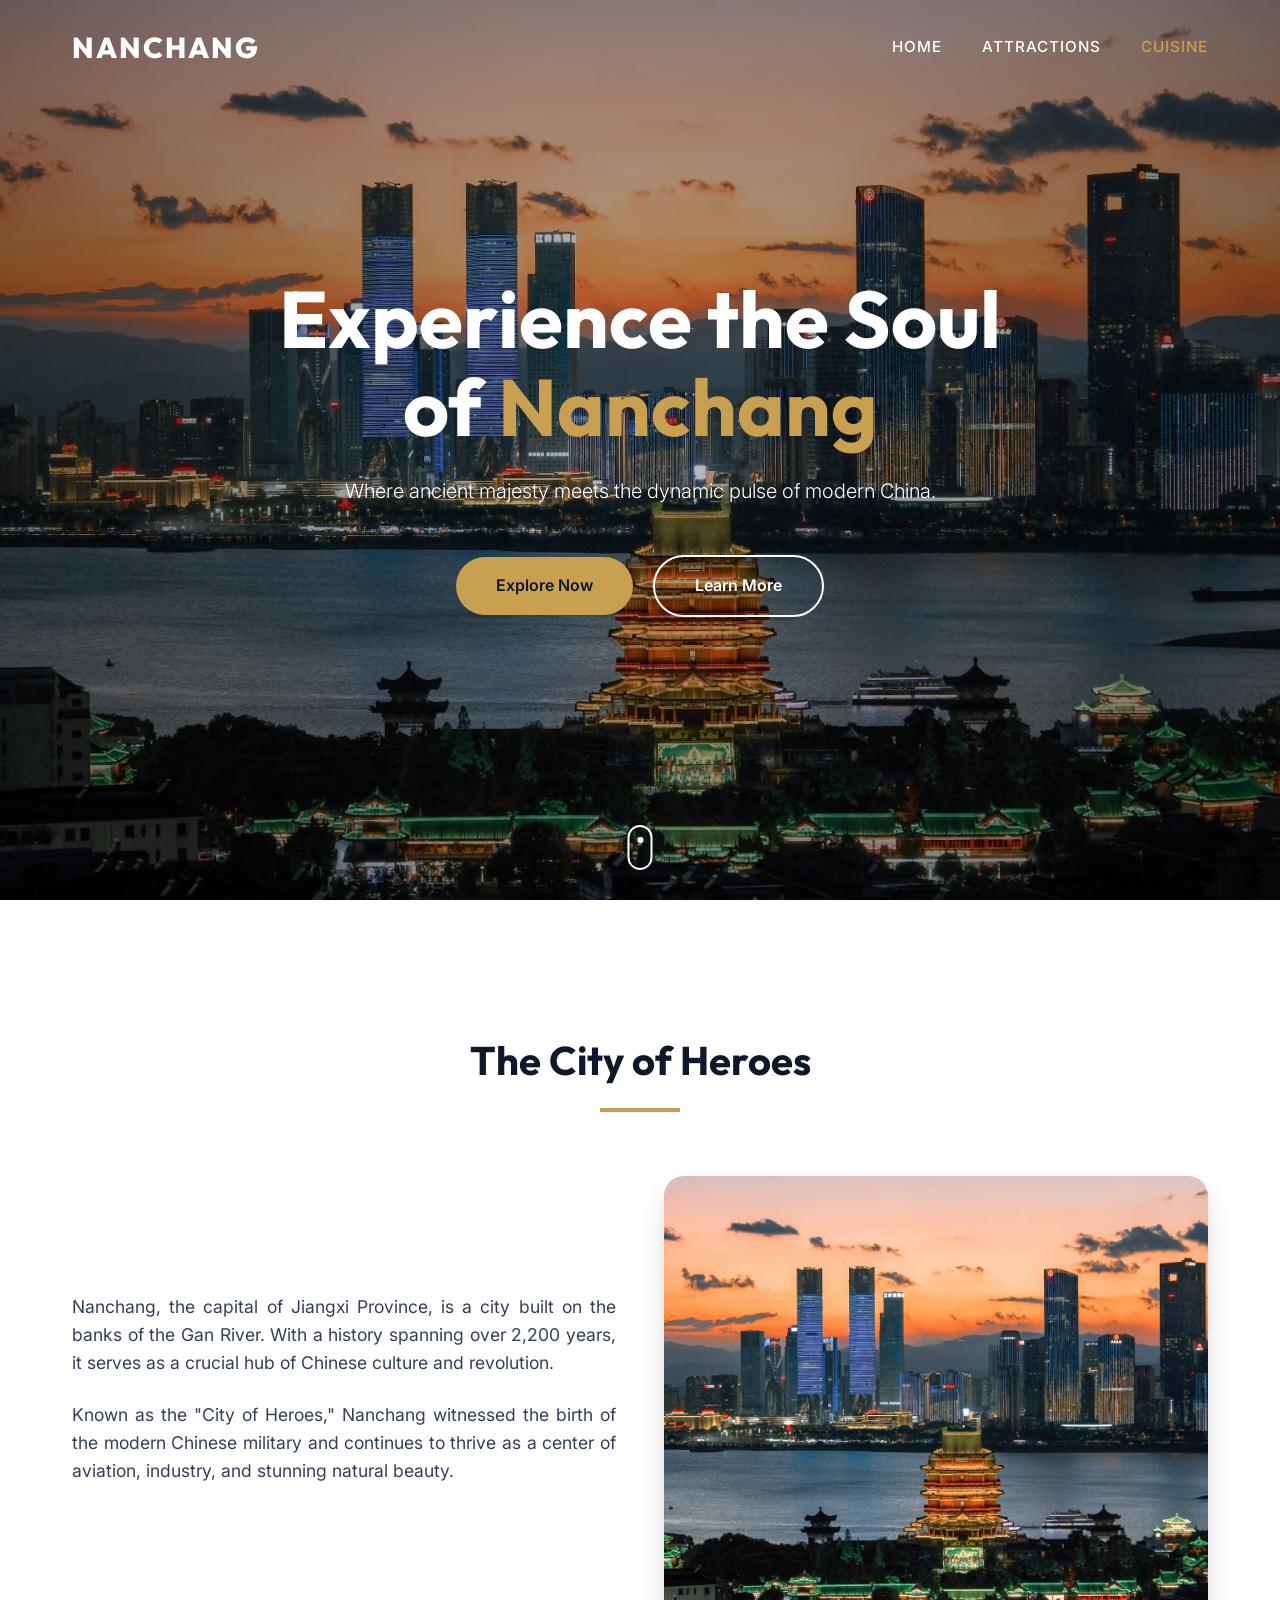
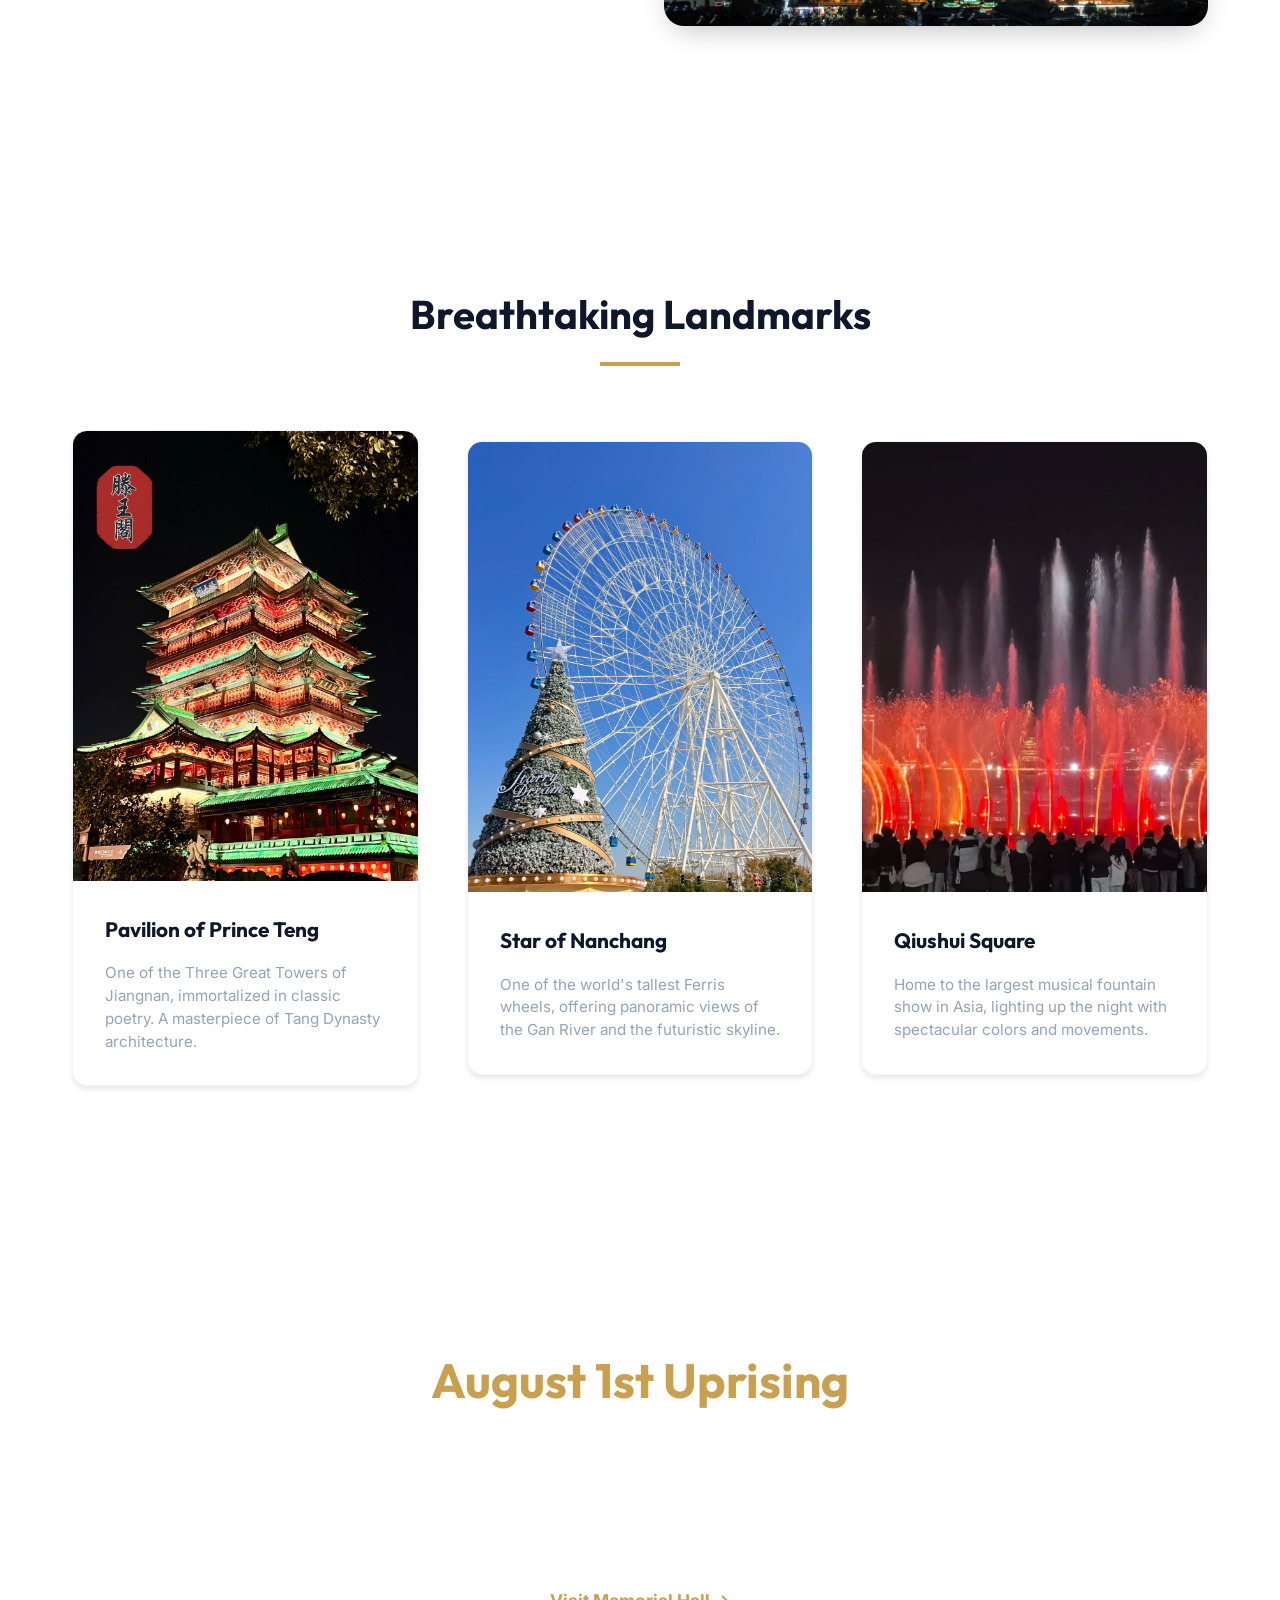
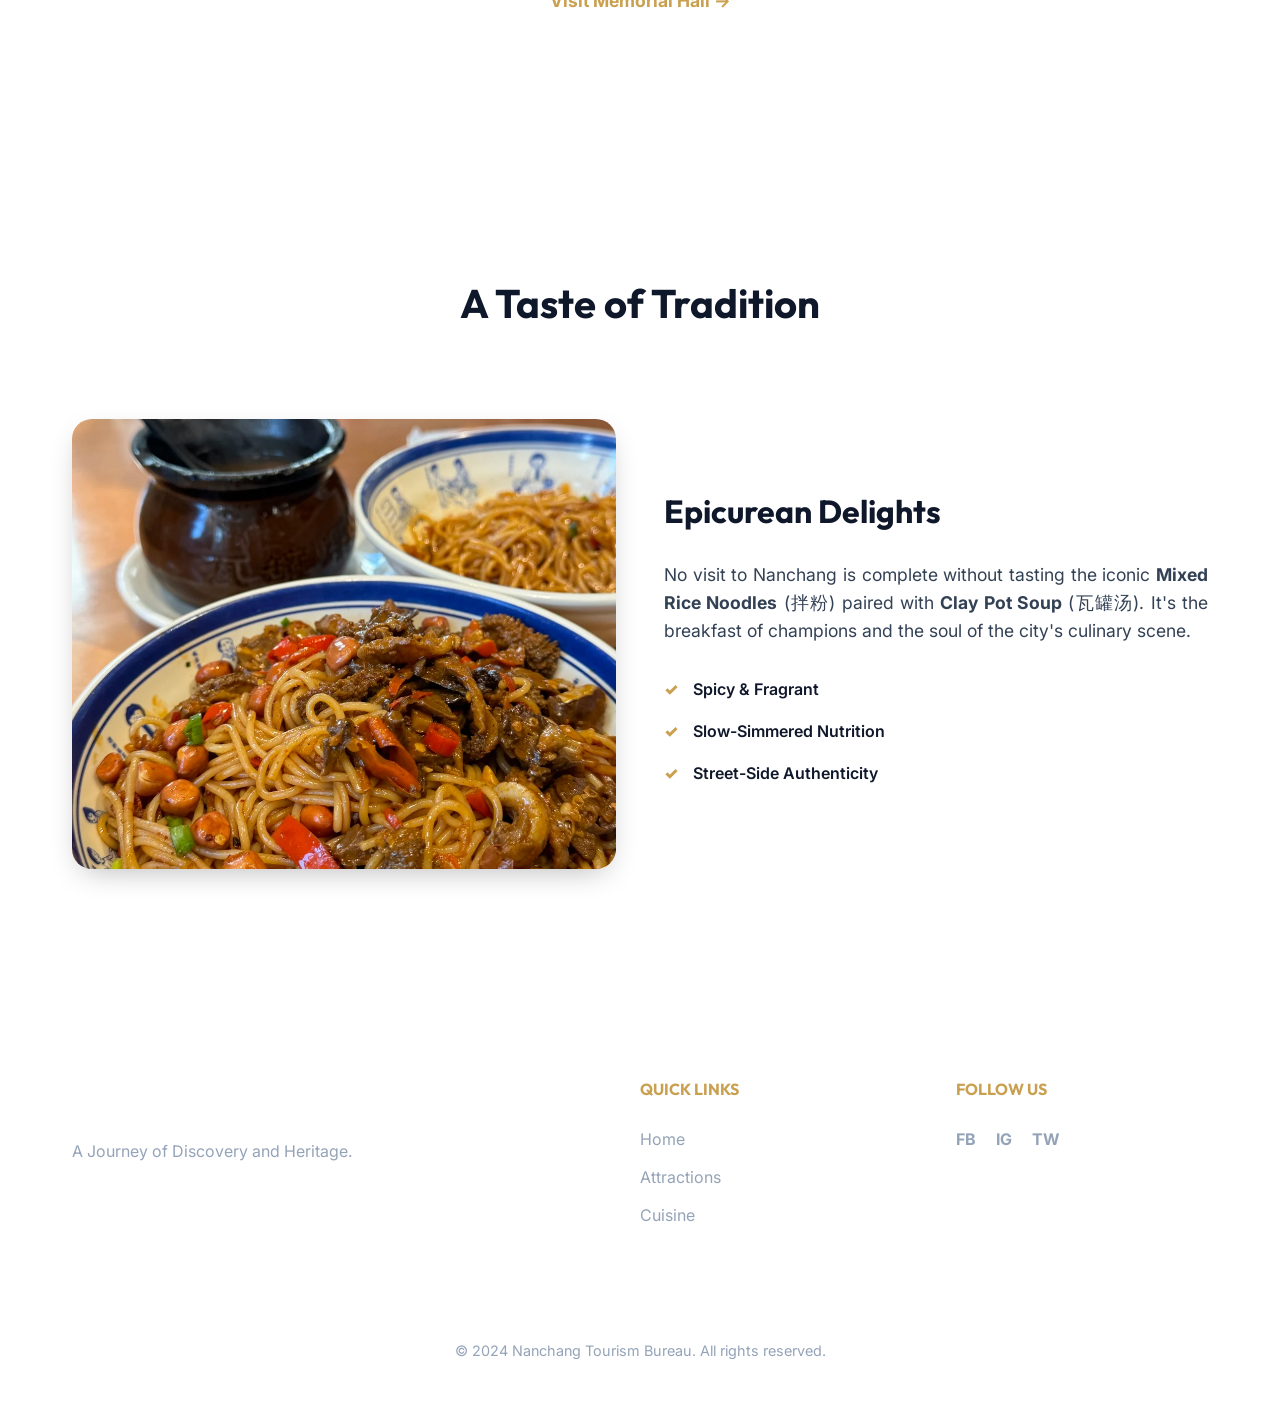
<file: index.html>
<!DOCTYPE html>
<html lang="en">

<head>
    <meta charset="UTF-8">
    <meta name="viewport" content="width=device-width, initial-scale=1.0">
    <title>Nanchang | The City of Heroes</title>
    <meta name="description"
        content="Discover Nanchang, the historic capital of Jiangxi. Explore the Pavilion of Prince Teng, vibrant street food, and revolutionary history.">
    <link rel="stylesheet" href="style.css">
    <link rel="preconnect" href="https://fonts.googleapis.com">
    <link rel="preconnect" href="https://fonts.gstatic.com" crossorigin>
    <link
        href="https://fonts.googleapis.com/css2?family=Inter:wght@300;400;600;800&family=Outfit:wght@400;700&display=swap"
        rel="stylesheet">
</head>

<body>
    <!-- Navigation -->
    <nav id="navbar">
        <div class="nav-container">
            <div class="logo">NANCHANG</div>
            <ul class="nav-links">
                <li><a href="index.html">Home</a></li>
                <li><a href="attractions.html">Attractions</a></li>
                <li><a href="cuisine.html" class="active">Cuisine</a></li>
            </ul>
        </div>
    </nav>

    <!-- Hero Section -->
    <header id="hero" class="section">
        <div class="hero-overlay"></div>
        <div class="hero-content">
            <h1 class="reveal">Experience the Soul of <span class="highlight">Nanchang</span></h1>
            <p class="reveal">Where ancient majesty meets the dynamic pulse of modern China.</p>
            <div class="hero-btns reveal">
                <a href="#landmarks" class="btn primary">Explore Now</a>
                <a href="#about" class="btn secondary">Learn More</a>
            </div>
        </div>
        <div class="scroll-indicator">
            <div class="mouse"></div>
        </div>
    </header>

    <!-- About Section -->
    <section id="about" class="section">
        <div class="container">
            <div class="section-header">
                <h2 class="reveal">The City of Heroes</h2>
                <div class="underline reveal"></div>
            </div>
            <div class="grid column-2">
                <div class="content reveal">
                    <p>Nanchang, the capital of Jiangxi Province, is a city built on the banks of the Gan River. With a
                        history spanning over 2,200 years, it serves as a crucial hub of Chinese culture and revolution.
                    </p>
                    <p>Known as the "City of Heroes," Nanchang witnessed the birth of the modern Chinese military and
                        continues to thrive as a center of aviation, industry, and stunning natural beauty.</p>
                </div>
                <div class="image-wrapper reveal">
                    <img src="./images/1.jpg" alt="Aerial view of Nanchang"
                        onerror="this.src='https://images.unsplash.com/photo-1549488344-1f9b0728c68c?auto=format&fit=crop&q=80&w=1000'">
                </div>
            </div>
        </div>
    </section>

    <!-- Landmarks Section -->
    <section id="landmarks" class="section bg-light">
        <div class="container">
            <div class="section-header">
                <h2 class="reveal">Breathtaking Landmarks</h2>
                <div class="underline reveal"></div>
            </div>
            <div class="grid column-3">
                <div class="card reveal">
                    <div class="card-img">
                        <img src="./images/2.jpg" alt="Tengwang Pavilion">
                    </div>
                    <div class="card-body">
                        <h3>Pavilion of Prince Teng</h3>
                        <p>One of the Three Great Towers of Jiangnan, immortalized in classic poetry. A masterpiece of
                            Tang Dynasty architecture.</p>
                    </div>
                </div>
                <div class="card reveal">
                    <div class="card-img">
                        <img src="./images/3.jpg" alt="Star of Nanchang">
                    </div>
                    <div class="card-body">
                        <h3>Star of Nanchang</h3>
                        <p>One of the world's tallest Ferris wheels, offering panoramic views of the Gan River and the
                            futuristic skyline.</p>
                    </div>
                </div>
                <div class="card reveal">
                    <div class="card-img">
                        <img src="./images/4.jpg" alt="Qiushui Square">
                    </div>
                    <div class="card-body">
                        <h3>Qiushui Square</h3>
                        <p>Home to the largest musical fountain show in Asia, lighting up the night with spectacular
                            colors and movements.</p>
                    </div>
                </div>
            </div>
        </div>
    </section>

    <!-- History Section -->
    <section id="history" class="section bg-dark">
        <div class="container">
            <div class="history-flex">
                <div class="history-content reveal">
                    <h2>August 1st Uprising</h2>
                    <p>In 1927, the sound of the first gunshot of the Nanchang Uprising echoed across the city, marking
                        the founding of the People's Liberation Army. This historic event forever earned Nanchang the
                        title of "City of Heroes."</p>
                    <a href="#" class="text-link">Visit Memorial Hall &rarr;</a>
                </div>
            </div>
        </div>
    </section>

    <!-- Cuisine Section -->
    <section id="cuisine" class="section">
        <div class="container">
            <div class="section-header">
                <h2 class="reveal">A Taste of Tradition</h2>
                <div class="underline reveal"></div>
            </div>
            <div class="grid column-2 reverse">
                <div class="image-wrapper reveal">
                    <img src="./images/5.jpg" alt="Nanchang Mixed Noodles"
                        onerror="this.src='https://images.unsplash.com/photo-1552611052-33e04de081de?auto=format&fit=crop&q=80&w=800'">
                </div>
                <div class="content reveal">
                    <h3>Epicurean Delights</h3>
                    <p>No visit to Nanchang is complete without tasting the iconic <strong>Mixed Rice Noodles</strong>
                        (拌粉) paired with <strong>Clay Pot Soup</strong> (瓦罐汤). It's the breakfast of champions and the
                        soul of the city's culinary scene.</p>
                    <ul class="features">
                        <li>Spicy & Fragrant</li>
                        <li>Slow-Simmered Nutrition</li>
                        <li>Street-Side Authenticity</li>
                    </ul>
                </div>
            </div>
        </div>
    </section>

    <!-- Footer -->
    <footer class="bg-dark">
        <div class="container">
            <div class="footer-grid">
                <div class="footer-info">
                    <h3>NANCHANG</h3>
                    <p>A Journey of Discovery and Heritage.</p>
                </div>
                <div class="footer-links">
                    <h4>Quick Links</h4>
                    <ul>
                        <li><a href="#hero">Home</a></li>
                        <li><a href="attractions.html">Attractions</a></li>
                        <li><a href="cuisine.html">Cuisine</a></li>
                    </ul>
                </div>
                <div class="footer-social">
                    <h4>Follow Us</h4>
                    <div class="social-icons">
                        <!-- Icons placeholder -->
                        <span>FB</span> <span>IG</span> <span>TW</span>
                    </div>
                </div>
            </div>
            <div class="footer-bottom">
                <p>&copy; 2024 Nanchang Tourism Bureau. All rights reserved.</p>
            </div>
        </div>
    </footer>

    <script src="script.js"></script>
</body>

</html>
</file>
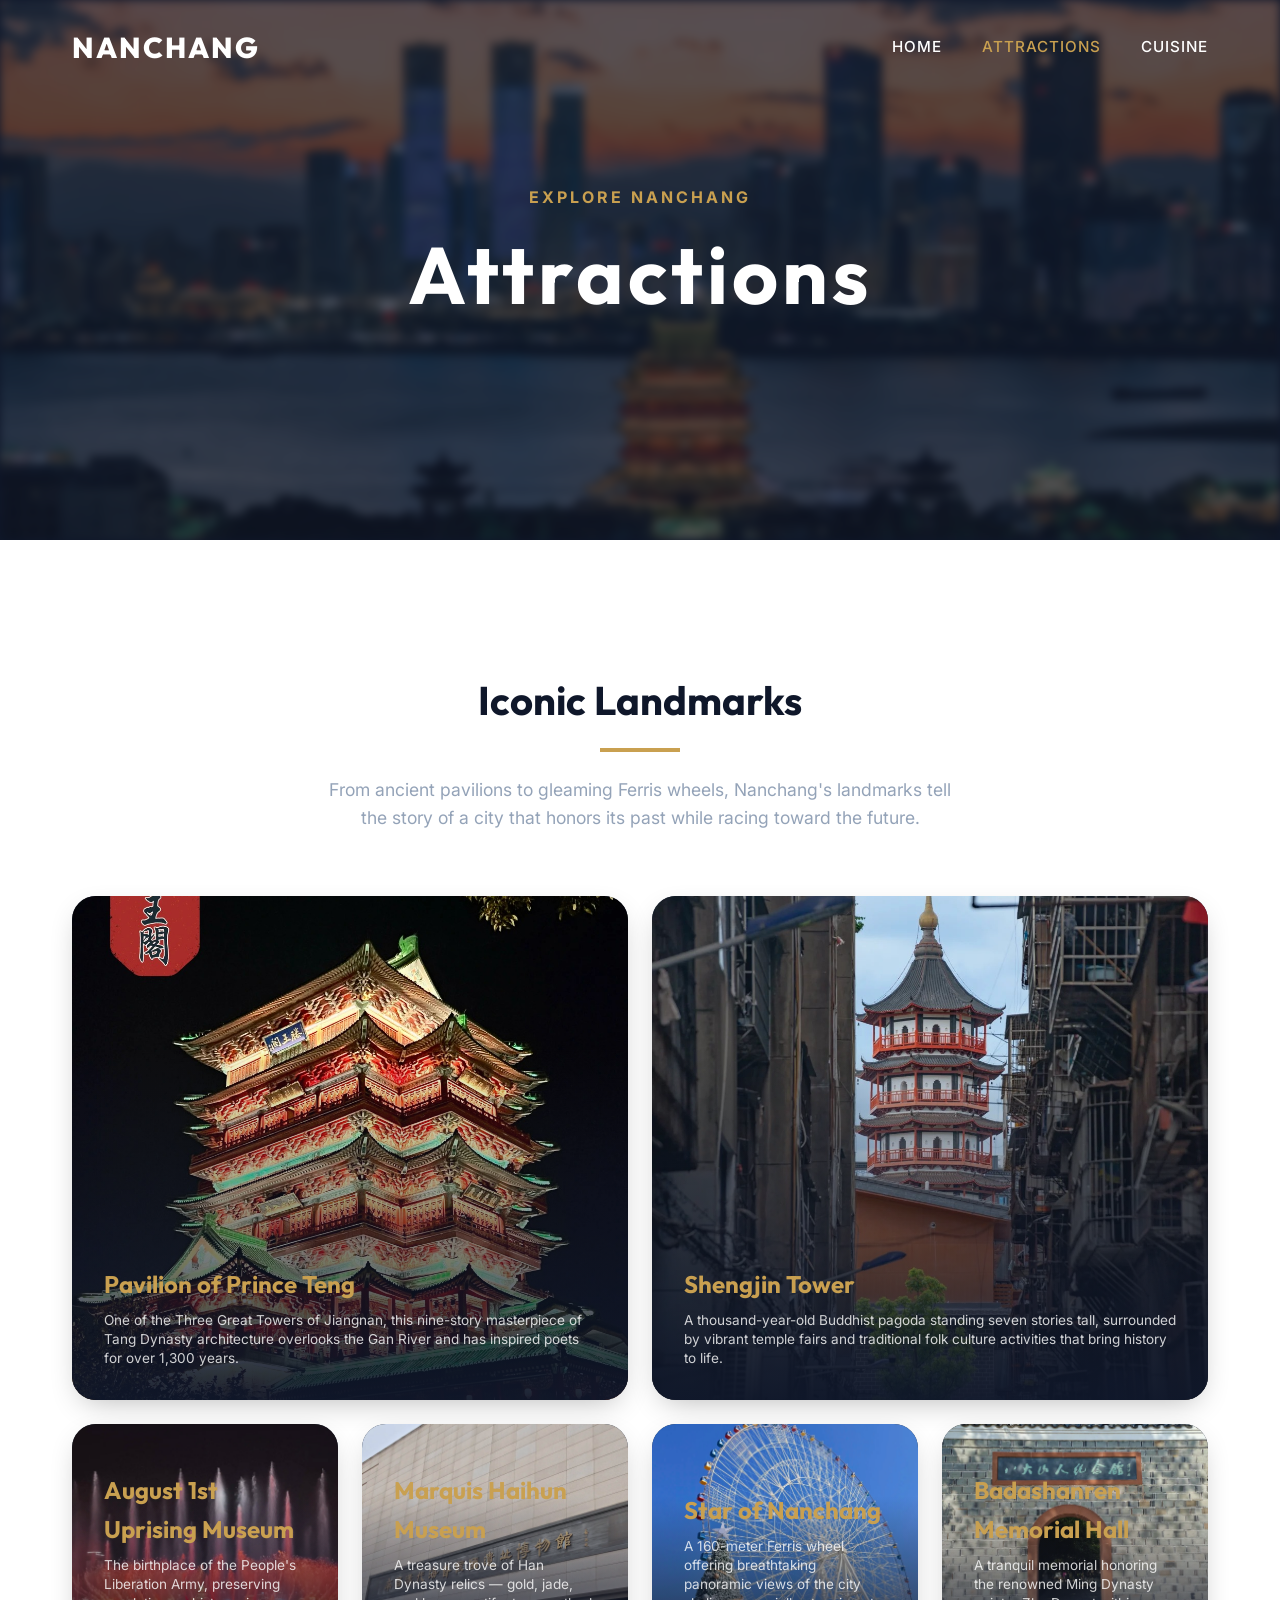
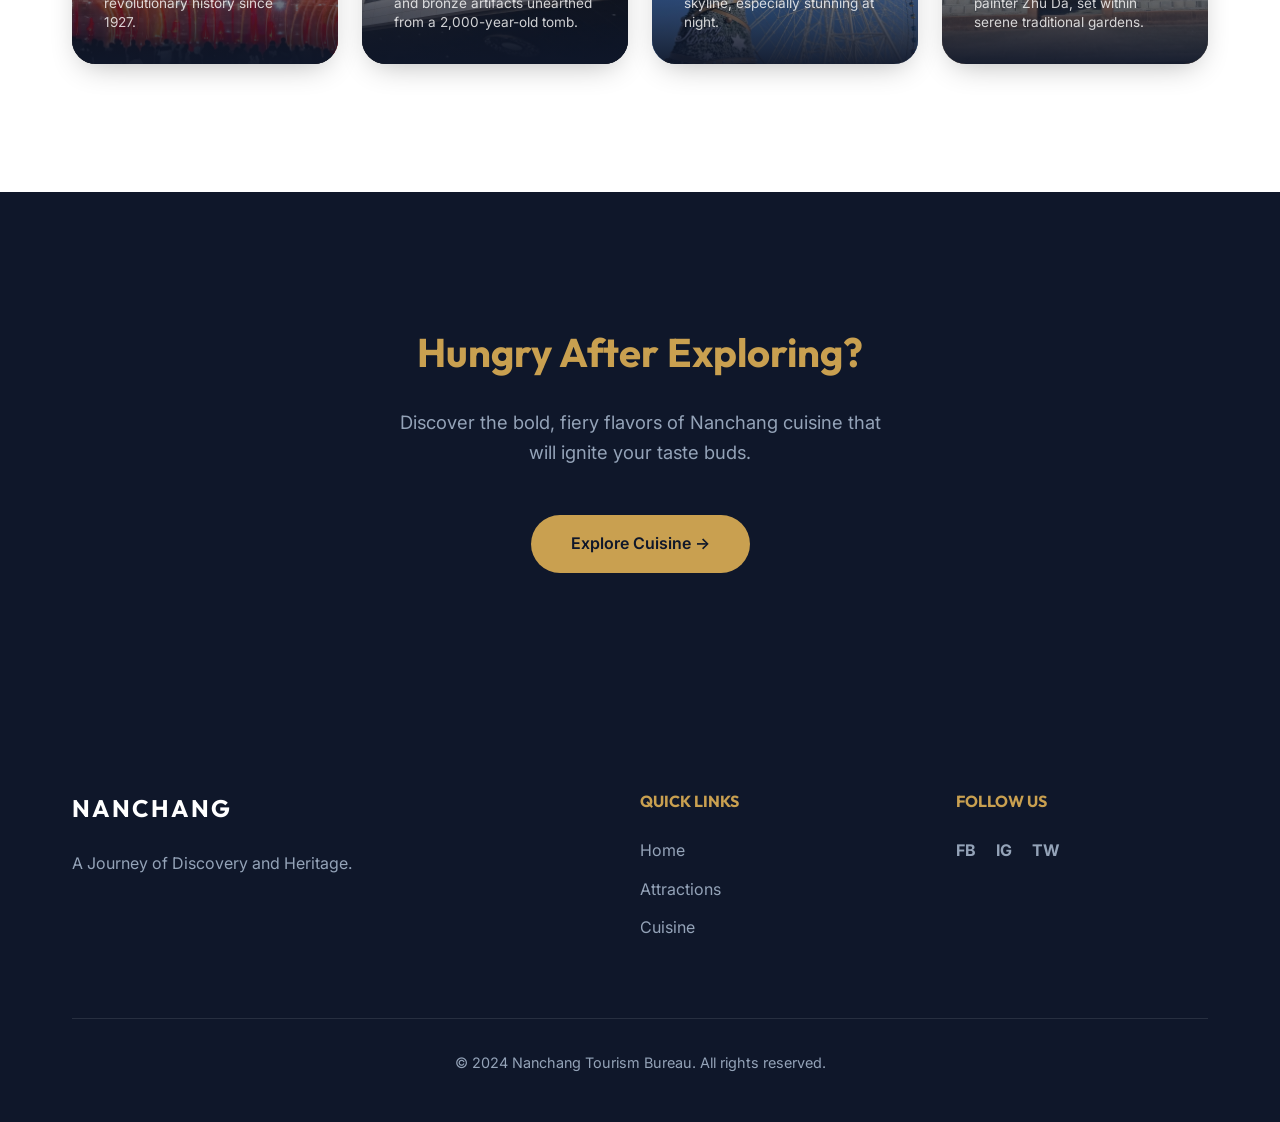
<file: attractions.html>
<!DOCTYPE html>
<html lang="en">

<head>
    <meta charset="UTF-8">
    <meta name="viewport" content="width=device-width, initial-scale=1.0">
    <title>Nanchang Attractions | Discover the City of Heroes</title>
    <meta name="description"
        content="Explore the top landmarks and attractions in Nanchang — from the ancient Tengwang Pavilion to the modern Star of Nanchang Ferris wheel.">
    <link rel="stylesheet" href="style.css">
    <link rel="preconnect" href="https://fonts.googleapis.com">
    <link rel="preconnect" href="https://fonts.gstatic.com" crossorigin>
    <link
        href="https://fonts.googleapis.com/css2?family=Inter:wght@300;400;600;800&family=Outfit:wght@400;700&display=swap"
        rel="stylesheet">
</head>

<body>
    <!-- Navigation -->
    <nav id="navbar" class="scrolled">
        <div class="nav-container">
            <div class="logo"><a href="index.html" style="color:inherit;text-decoration:none;">NANCHANG</a></div>
            <ul class="nav-links">
                <li><a href="index.html">Home</a></li>
                <li><a href="attractions.html" class="active">Attractions</a></li>
                <li><a href="cuisine.html">Cuisine</a></li>
            </ul>
        </div>
    </nav>

    <!-- Page Header -->
    <header class="page-header">
        <div class="page-breadcrumb">Explore Nanchang</div>
        <h1>Attractions</h1>
    </header>

    <!-- Bento Grid Section -->
    <section class="section">
        <div class="container">
            <div class="section-header">
                <h2 class="reveal">Iconic Landmarks</h2>
                <div class="underline reveal"></div>
                <p class="reveal"
                    style="max-width:650px;margin:1.5rem auto 0;color:var(--text-light);font-size:1.1rem;">
                    From ancient pavilions to gleaming Ferris wheels, Nanchang's landmarks tell the story of a city that
                    honors its past while racing toward the future.
                </p>
            </div>

            <div class="bento-grid reveal">
                <!-- Item 1 - Large -->
                <div class="bento-item large">
                    <img src="./images/2.jpg" alt="Pavilion of Prince Teng">
                    <div class="bento-overlay">
                        <h3>Pavilion of Prince Teng</h3>
                        <p>One of the Three Great Towers of Jiangnan, this nine-story masterpiece of Tang Dynasty
                            architecture overlooks the Gan River and has inspired poets for over 1,300 years.</p>
                    </div>
                </div>
                <!-- Item 5 - Wide -->
                <div class="bento-item wide large">
                    <img src="./images/8.jpg" alt="Shengjin Tower">
                    <div class="bento-overlay">
                        <h3>Shengjin Tower</h3>
                        <p>A thousand-year-old Buddhist pagoda standing seven stories tall, surrounded by vibrant temple
                            fairs and traditional folk culture activities that bring history to life.</p>
                    </div>
                </div>
                <!-- Item 2 -->
                <div class="bento-item">
                    <img src="./images/4.jpg" alt="August 1st Uprising Museum">
                    <div class="bento-overlay">
                        <h3>August 1st Uprising Museum</h3>
                        <p>The birthplace of the People's Liberation Army, preserving revolutionary history since 1927.
                        </p>
                    </div>
                </div>
                <!-- Item 3 -->
                <div class="bento-item">
                    <img src="./images/6.jpg" alt="Museum for Marquis Haihun">
                    <div class="bento-overlay">
                        <h3>Marquis Haihun Museum</h3>
                        <p>A treasure trove of Han Dynasty relics — gold, jade, and bronze artifacts unearthed from a
                            2,000-year-old tomb.</p>
                    </div>
                </div>
                <!-- Item 4 -->
                <div class="bento-item">
                    <img src="./images/3.jpg" alt="Star of Nanchang">
                    <div class="bento-overlay">
                        <h3>Star of Nanchang</h3>
                        <p>A 160-meter Ferris wheel offering breathtaking panoramic views of the city skyline,
                            especially stunning at night.</p>
                    </div>
                </div>

                <!-- Item 6 -->
                <div class="bento-item">
                    <img src="./images/9.jpg" alt="Badashanren Memorial Hall">
                    <div class="bento-overlay">
                        <h3>Badashanren Memorial Hall</h3>
                        <p>A tranquil memorial honoring the renowned Ming Dynasty painter Zhu Da, set within serene
                            traditional gardens.</p>
                    </div>
                </div>
            </div>
        </div>
    </section>

    <!-- Call to Action -->
    <section class="section" style="background:var(--dark);text-align:center;color:var(--white);">
        <div class="container">
            <h2 class="reveal" style="color:var(--primary);font-size:2.5rem;">Hungry After Exploring?</h2>
            <p class="reveal"
                style="max-width:500px;margin:1.5rem auto 2.5rem;color:var(--text-light);font-size:1.15rem;">Discover
                the bold, fiery flavors of Nanchang cuisine that will ignite your taste buds.</p>
            <a href="cuisine.html" class="btn primary reveal">Explore Cuisine &rarr;</a>
        </div>
    </section>

    <!-- Footer -->
    <footer>
        <div class="container">
            <div class="footer-grid">
                <div class="footer-info">
                    <h3>NANCHANG</h3>
                    <p>A Journey of Discovery and Heritage.</p>
                </div>
                <div class="footer-links">
                    <h4>Quick Links</h4>
                    <ul>
                        <li><a href="index.html">Home</a></li>
                        <li><a href="attractions.html">Attractions</a></li>
                        <li><a href="cuisine.html">Cuisine</a></li>
                    </ul>
                </div>
                <div class="footer-social">
                    <h4>Follow Us</h4>
                    <div class="social-icons">
                        <span>FB</span> <span>IG</span> <span>TW</span>
                    </div>
                </div>
            </div>
            <div class="footer-bottom">
                <p>&copy; 2024 Nanchang Tourism Bureau. All rights reserved.</p>
            </div>
        </div>
    </footer>

    <script src="script.js"></script>
</body>

</html>
</file>
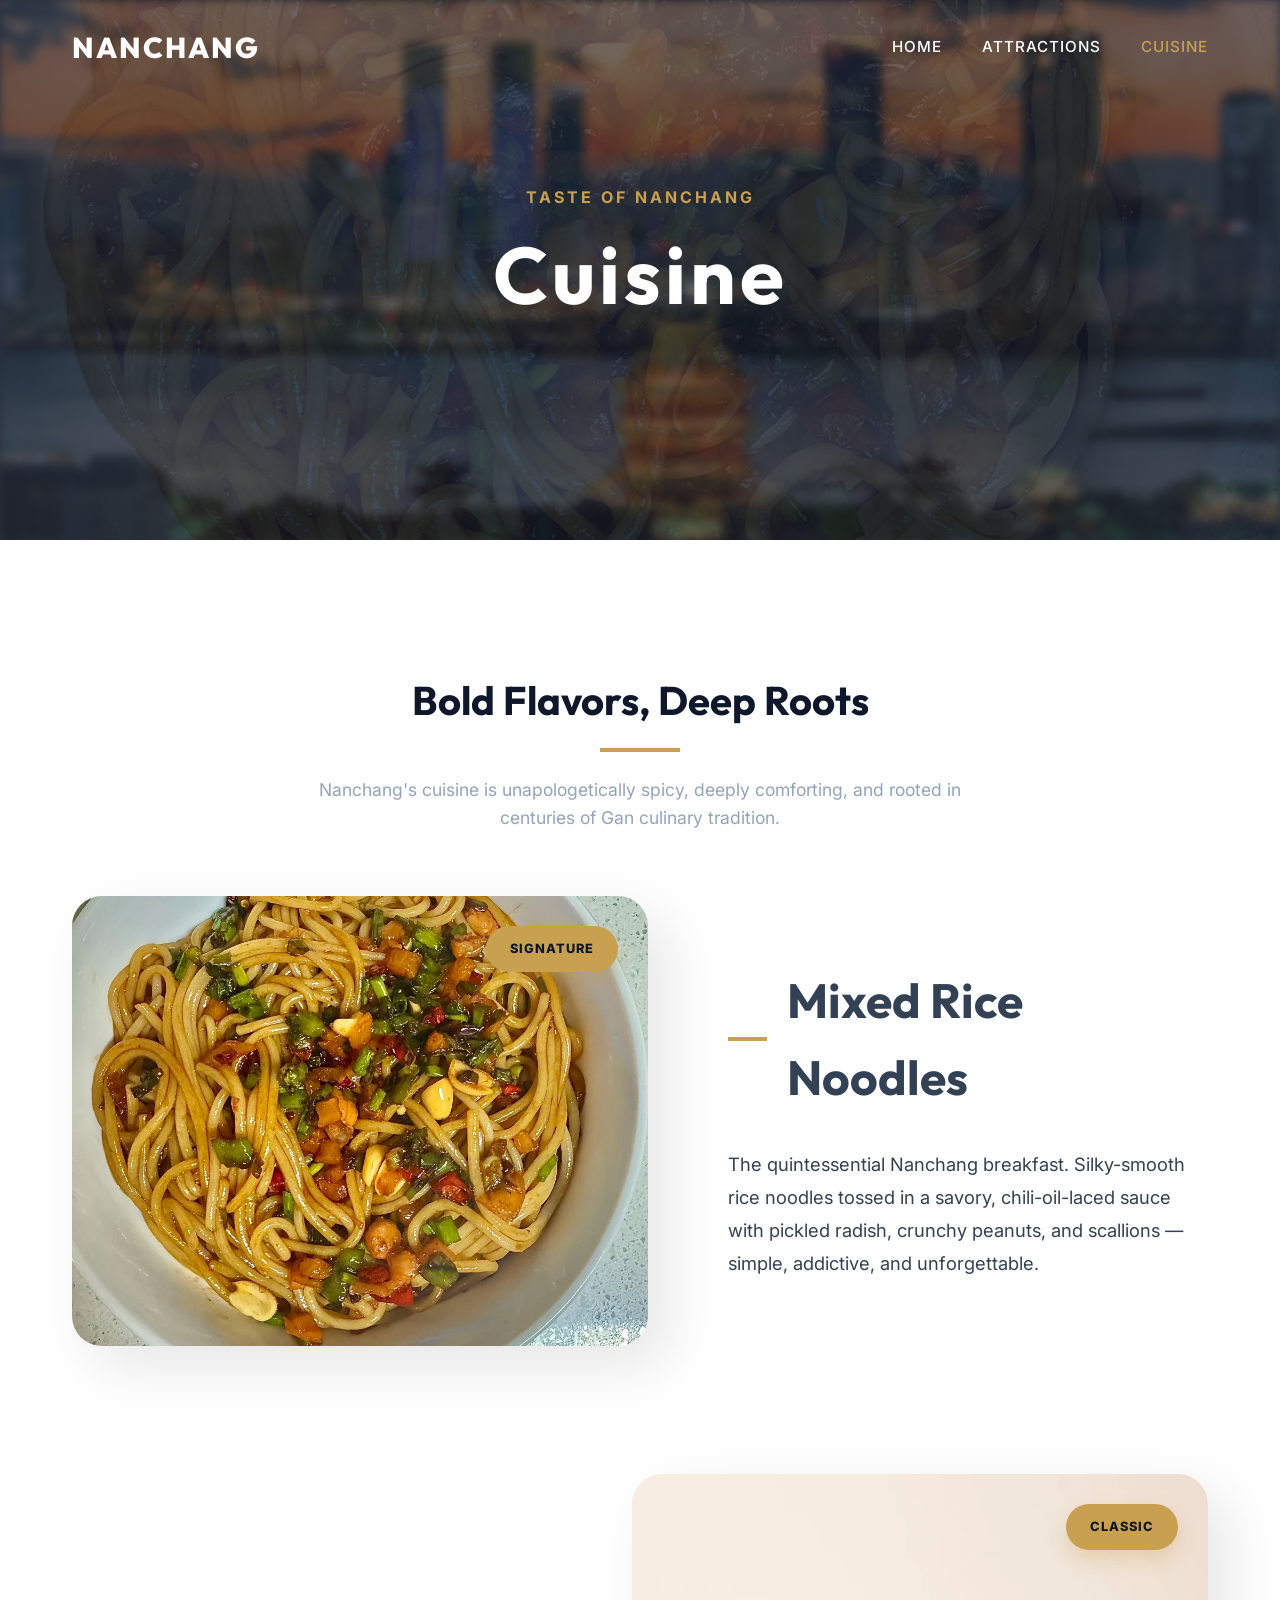
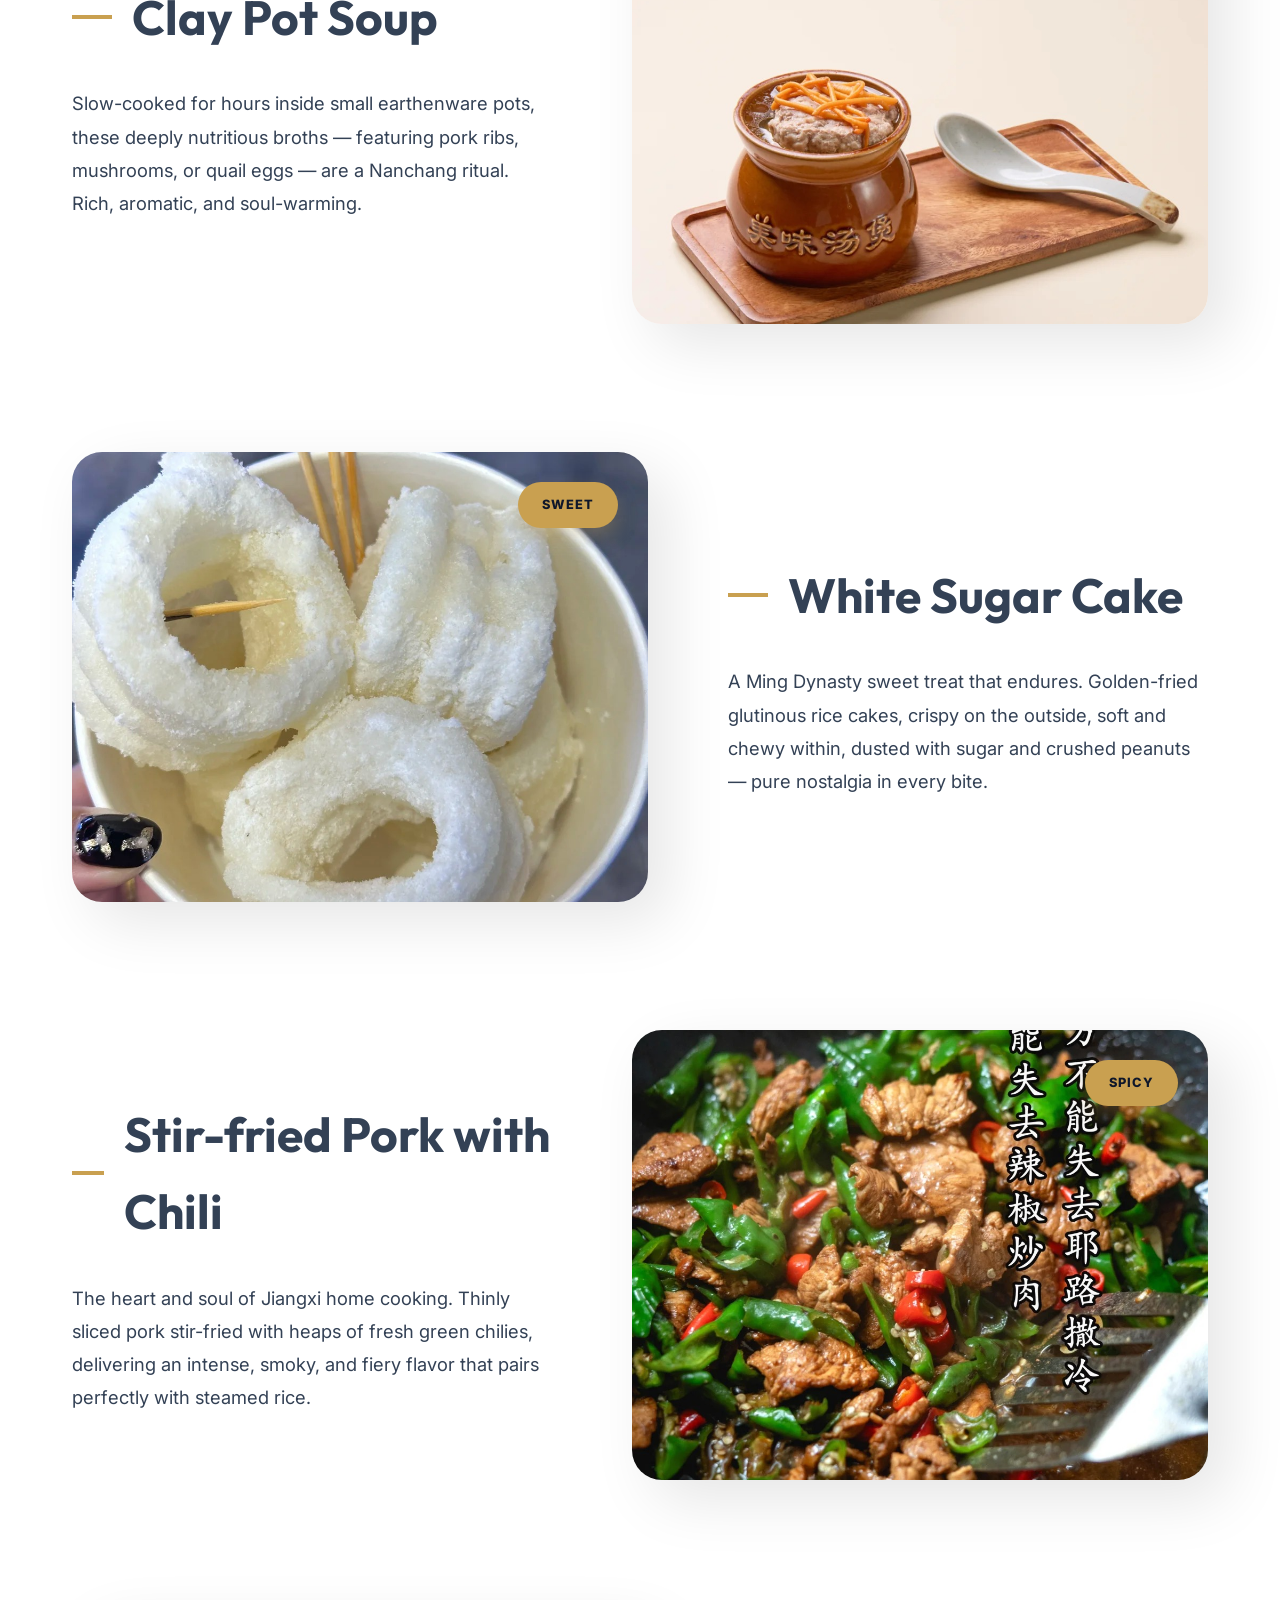
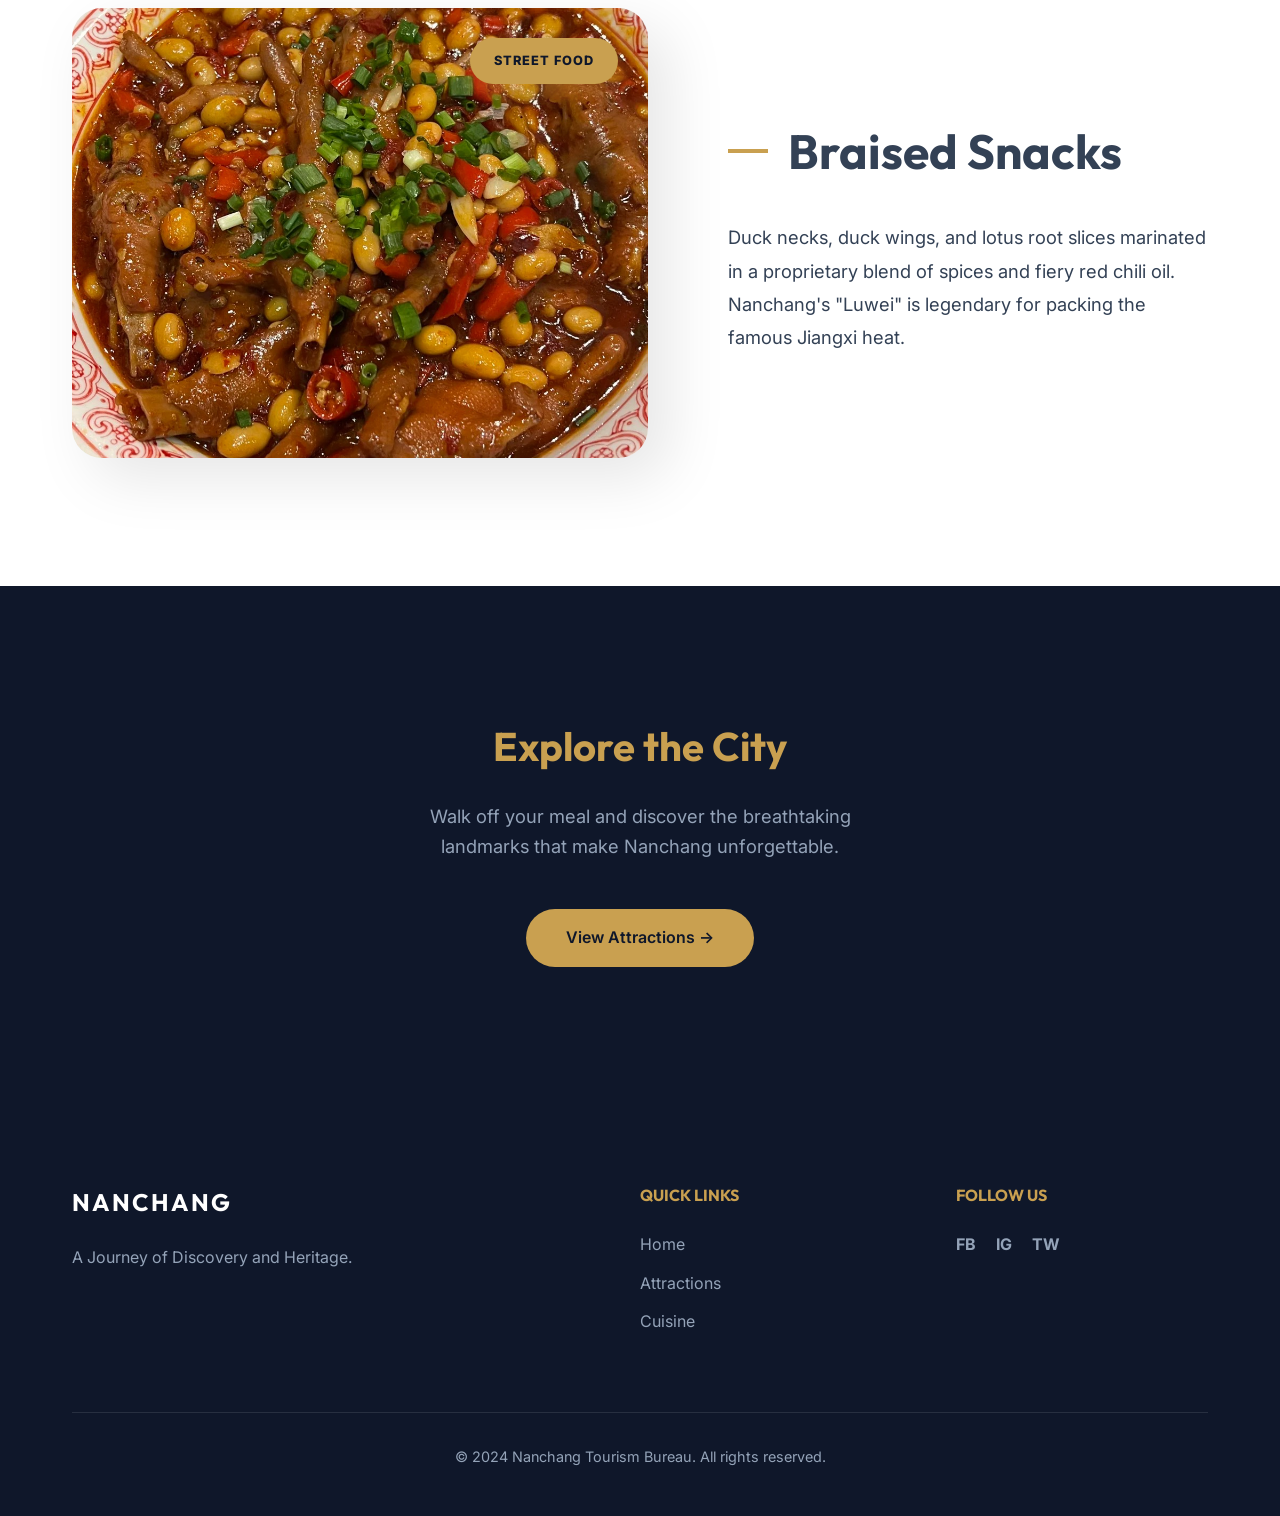
<file: cuisine.html>
<!DOCTYPE html>
<html lang="en">

<head>
    <meta charset="UTF-8">
    <meta name="viewport" content="width=device-width, initial-scale=1.0">
    <title>Nanchang Cuisine | A Taste of Jiangxi</title>
    <meta name="description"
        content="Savor the bold, spicy flavors of Nanchang. From the legendary mixed rice noodles to slow-simmered clay pot soups, explore the city's culinary soul.">
    <link rel="stylesheet" href="style.css">
    <link rel="preconnect" href="https://fonts.googleapis.com">
    <link rel="preconnect" href="https://fonts.gstatic.com" crossorigin>
    <link
        href="https://fonts.googleapis.com/css2?family=Inter:wght@300;400;600;800&family=Outfit:wght@400;700&display=swap"
        rel="stylesheet">
</head>

<body>
    <!-- Navigation -->
    <nav id="navbar" class="scrolled">
        <div class="nav-container">
            <div class="logo"><a href="index.html" style="color:inherit;text-decoration:none;">NANCHANG</a></div>
            <ul class="nav-links">
                <li><a href="index.html">Home</a></li>
                <li><a href="attractions.html">Attractions</a></li>
                <li><a href="cuisine.html" class="active">Cuisine</a></li>
            </ul>
        </div>
    </nav>

    <!-- Page Header -->
    <header class="page-header"
        style="background-image: linear-gradient(rgba(15,23,42,0.85), rgba(15,23,42,0.85)), url('./images/m1.jpg'); background-size:cover; background-position:center;">
        <div class="page-breadcrumb">Taste of Nanchang</div>
        <h1>Cuisine</h1>
    </header>

    <!-- Cuisine List Section -->
    <section class="section">
        <div class="container">
            <div class="section-header">
                <h2 class="reveal">Bold Flavors, Deep Roots</h2>
                <div class="underline reveal"></div>
                <p class="reveal"
                    style="max-width:650px;margin:1.5rem auto 0;color:var(--text-light);font-size:1.1rem;">
                    Nanchang's cuisine is unapologetically spicy, deeply comforting, and rooted in centuries of Gan
                    culinary tradition.
                </p>
            </div>

            <div class="cuisine-list">

                <!-- 1. Mixed Rice Noodles -->
                <div class="cuisine-item reveal">
                    <div class="cuisine-img-box">
                        <img src="./images/m1.jpg" alt="Nanchang Mixed Rice Noodles">
                        <span class="cuisine-tag">SIGNATURE</span>
                    </div>
                    <div class="cuisine-content">
                        <h3>Mixed Rice Noodles</h3>
                        <p>The quintessential Nanchang breakfast. Silky-smooth rice noodles tossed in a savory,
                            chili-oil-laced sauce with pickled radish, crunchy peanuts, and scallions — simple,
                            addictive, and unforgettable.</p>
                    </div>
                </div>

                <!-- 2. Clay Pot Soup -->
                <div class="cuisine-item reverse reveal">
                    <div class="cuisine-content">
                        <h3>Clay Pot Soup</h3>
                        <p>Slow-cooked for hours inside small earthenware pots, these deeply nutritious broths —
                            featuring pork ribs, mushrooms, or quail eggs — are a Nanchang ritual. Rich, aromatic, and
                            soul-warming.</p>
                    </div>
                    <div class="cuisine-img-box">
                        <img src="./images/m2.jpg" alt="Clay Pot Soup">
                        <span class="cuisine-tag">CLASSIC</span>
                    </div>
                </div>

                <!-- 3. White Sugar Cake -->
                <div class="cuisine-item reveal">
                    <div class="cuisine-img-box">
                        <img src="./images/m3.jpg" alt="White Sugar Cake">
                        <span class="cuisine-tag">SWEET</span>
                    </div>
                    <div class="cuisine-content">
                        <h3>White Sugar Cake</h3>
                        <p>A Ming Dynasty sweet treat that endures. Golden-fried glutinous rice cakes, crispy on the
                            outside, soft and chewy within, dusted with sugar and crushed peanuts — pure nostalgia in
                            every bite.</p>
                    </div>
                </div>

                <!-- 4. Stir-fried Pork with Chili -->
                <div class="cuisine-item reverse reveal">
                    <div class="cuisine-content">
                        <h3>Stir-fried Pork with Chili</h3>
                        <p>The heart and soul of Jiangxi home cooking. Thinly sliced pork stir-fried with heaps of fresh
                            green chilies, delivering an intense, smoky, and fiery flavor that pairs perfectly with
                            steamed rice.</p>
                    </div>
                    <div class="cuisine-img-box">
                        <img src="./images/m4.jpg" alt="Stir-fried Pork with Chili">
                        <span class="cuisine-tag">SPICY</span>
                    </div>
                </div>

                <!-- 5. Braised Snacks (Luwei) -->
                <div class="cuisine-item reveal">
                    <div class="cuisine-img-box">
                        <img src="./images/m5.jpg" alt="Nanchang Braised Snacks">
                        <span class="cuisine-tag">STREET FOOD</span>
                    </div>
                    <div class="cuisine-content">
                        <h3>Braised Snacks</h3>
                        <p>Duck necks, duck wings, and lotus root slices marinated in a proprietary blend of spices and
                            fiery red chili oil. Nanchang's "Luwei" is legendary for packing the famous Jiangxi heat.
                        </p>
                    </div>
                </div>



            </div>
        </div>
    </section>

    <!-- Call to Action -->
    <section class="section" style="background:var(--dark);text-align:center;color:var(--white);">
        <div class="container">
            <h2 class="reveal" style="color:var(--primary);font-size:2.5rem;">Explore the City</h2>
            <p class="reveal"
                style="max-width:500px;margin:1.5rem auto 2.5rem;color:var(--text-light);font-size:1.15rem;">Walk off
                your meal and discover the breathtaking landmarks that make Nanchang unforgettable.</p>
            <a href="attractions.html" class="btn primary reveal">View Attractions &rarr;</a>
        </div>
    </section>

    <!-- Footer -->
    <footer>
        <div class="container">
            <div class="footer-grid">
                <div class="footer-info">
                    <h3>NANCHANG</h3>
                    <p>A Journey of Discovery and Heritage.</p>
                </div>
                <div class="footer-links">
                    <h4>Quick Links</h4>
                    <ul>
                        <li><a href="index.html">Home</a></li>
                        <li><a href="attractions.html">Attractions</a></li>
                        <li><a href="cuisine.html">Cuisine</a></li>
                    </ul>
                </div>
                <div class="footer-social">
                    <h4>Follow Us</h4>
                    <div class="social-icons">
                        <span>FB</span> <span>IG</span> <span>TW</span>
                    </div>
                </div>
            </div>
            <div class="footer-bottom">
                <p>&copy; 2024 Nanchang Tourism Bureau. All rights reserved.</p>
            </div>
        </div>
    </footer>

    <script src="script.js"></script>
</body>

</html>
</file>
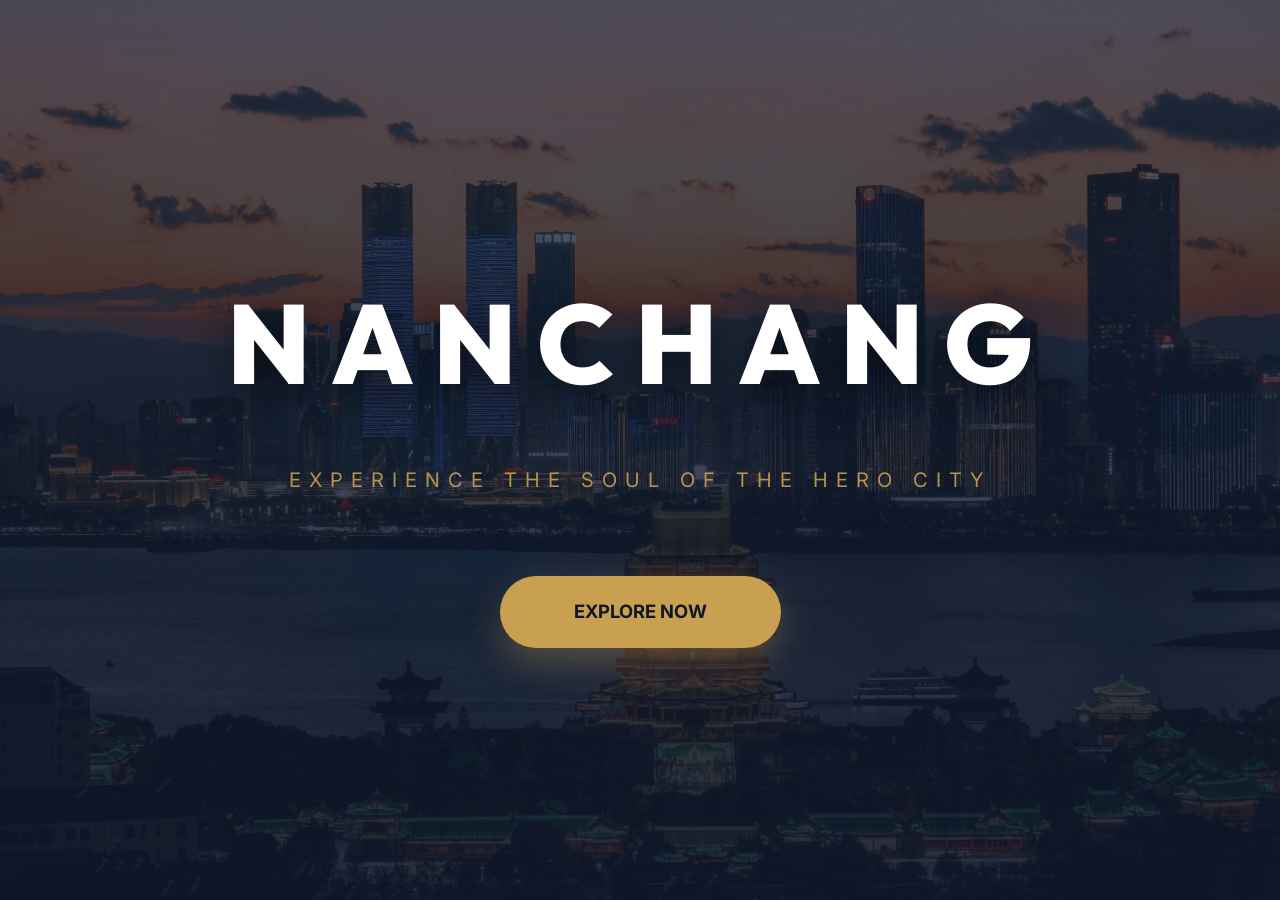
<file: welcome.html>
<!DOCTYPE html>
<html lang="en">
<head>
    
<script async src="https://www.googletagmanager.com/gtag/js?id=G-52VR4RN9R5"></script>
<script>
  window.dataLayer = window.dataLayer || [];
  function gtag(){dataLayer.push(arguments);}
  gtag('js', new Date());

  gtag('config', 'G-52VR4RN9R5');
</script>
    <meta charset="UTF-8">
    <meta name="viewport" content="width=device-width, initial-scale=1.0">
    <title>Welcome to Nanchang - Hero City</title>
    <!-- Google Fonts -->
    <link href="https://fonts.googleapis.com/css2?family=Inter:wght@300;400;600;700&family=Outfit:wght@500;700;800&display=swap" rel="stylesheet">
    <link rel="stylesheet" href="style.css">
    <style>
        body {
            margin: 0;
            padding: 0;
            overflow: hidden;
            background-color: var(--dark);
        }
    </style>
</head>
<body>

    <main class="welcome-screen">
        <div class="welcome-content">
            <h1 class="welcome-logo">NANCHANG</h1>
            <p class="welcome-tagline">Experience the Soul of the Hero City</p>
            <a href="index.html" class="welcome-btn">EXPLORE NOW</a>
        </div>
    </main>

    <script src="script.js"></script>
</body>
</html>
</file>
<file: style.css>
:root {
    --primary: #c9a050;
    /* Golden Amber */
    --primary-dark: #a88540;
    --dark: #0f172a;
    --dark-lighter: #1e293b;
    --light: #f8fafc;
    --accent: #38bdf8;
    --text-main: #334155;
    --text-light: #94a3b8;
    --white: #ffffff;
    --glass: rgba(255, 255, 255, 0.05);
    --glass-border: rgba(255, 255, 255, 0.1);
    --shadow: 0 10px 30px -10px rgba(0, 0, 0, 0.3);
    --gold-gradient: linear-gradient(135deg, #c9a050, #f8e5b0);
}

.bg-gold {
    background: var(--gold-gradient);
    color: var(--dark);
}

* {
    margin: 0;
    padding: 0;
    box-sizing: border-box;
    scroll-behavior: smooth;
}

body {
    font-family: 'Inter', sans-serif;
    color: var(--text-main);
    line-height: 1.6;
    overflow-x: hidden;
    background-color: var(--white);
}

h1,
h2,
h3,
h4 {
    font-family: 'Outfit', sans-serif;
    font-weight: 700;
}

.container {
    max-width: 1200px;
    margin: 0 auto;
    padding: 0 2rem;
}

img {
    max-width: 100%;
    display: block;
    object-fit: cover;
}

/* Navigation */
#navbar {
    position: fixed;
    top: 0;
    left: 0;
    width: 100%;
    z-index: 1000;
    padding: 1.5rem 0;
    transition: all 0.4s ease;
}

#navbar.scrolled {
    background: rgba(15, 23, 42, 0.85);
    backdrop-filter: blur(10px);
    padding: 1rem 0;
    border-bottom: 1px solid var(--glass-border);
}

.nav-container {
    max-width: 1200px;
    margin: 0 auto;
    padding: 0 2rem;
    display: flex;
    justify-content: space-between;
    align-items: center;
}

.logo {
    font-size: 1.8rem;
    font-weight: 800;
    letter-spacing: 2px;
    color: var(--white);
    font-family: 'Outfit', sans-serif;
}

.nav-links {
    display: flex;
    list-style: none;
    gap: 2.5rem;
}

.nav-links a {
    text-decoration: none;
    color: var(--white);
    font-weight: 500;
    font-size: 0.95rem;
    transition: color 0.3s ease;
    text-transform: uppercase;
    letter-spacing: 1px;
}

.nav-links a.active {
    color: var(--primary);
}

.nav-links a:hover {
    color: var(--primary);
}

/* Hero Section */
#hero {
    height: 100vh;
    background-image: linear-gradient(rgba(0, 0, 0, 0.2), rgba(0, 0, 0, 0.3)), url('./images/1.jpg');
    background-size: cover;
    background-position: center;
    background-attachment: fixed;
    display: flex;
    align-items: center;
    justify-content: center;
    text-align: center;
    color: var(--white);
    position: relative;
}

.hero-overlay {
    position: absolute;
    top: 0;
    left: 0;
    width: 100%;
    height: 100%;
    background: radial-gradient(circle at center, transparent, rgba(0, 0, 0, 0.4));
}

.hero-content {
    position: relative;
    z-index: 10;
    max-width: 800px;
}

.hero-content h1 {
    font-size: clamp(2.5rem, 8vw, 5rem);
    margin-bottom: 1.5rem;
    line-height: 1.1;
}

.highlight {
    color: var(--primary);
}

.hero-content p {
    font-size: 1.25rem;
    margin-bottom: 2.5rem;
    opacity: 0.9;
    font-weight: 300;
}

.btn {
    display: inline-block;
    padding: 1rem 2.5rem;
    border-radius: 50px;
    text-decoration: none;
    font-weight: 600;
    transition: all 0.3s ease;
    margin: 0.5rem;
}

.btn.primary {
    background-color: var(--primary);
    color: var(--dark);
}

.btn.primary:hover {
    background-color: var(--white);
    transform: translateY(-3px);
    box-shadow: 0 10px 20px rgba(0, 0, 0, 0.2);
}

.btn.secondary {
    border: 2px solid var(--white);
    color: var(--white);
}

.btn.secondary:hover {
    background-color: var(--white);
    color: var(--dark);
    transform: translateY(-3px);
}

.scroll-indicator {
    position: absolute;
    bottom: 30px;
    left: 50%;
    transform: translateX(-50%);
}

.mouse {
    width: 25px;
    height: 45px;
    border: 2px solid var(--white);
    border-radius: 20px;
    position: relative;
}

.mouse::before {
    content: '';
    width: 6px;
    height: 6px;
    background: var(--white);
    position: absolute;
    top: 10px;
    left: 50%;
    transform: translateX(-50%);
    border-radius: 50%;
    animation: scroll 2s infinite;
}

@keyframes scroll {
    0% {
        transform: translate(-50%, 0);
        opacity: 1;
    }

    100% {
        transform: translate(-50%, 20px);
        opacity: 0;
    }
}

/* Section Common */
.section {
    padding: 8rem 0;
}

.section-header {
    text-align: center;
    margin-bottom: 4rem;
}

.section-header h2 {
    font-size: 2.5rem;
    color: var(--dark);
    margin-bottom: 1rem;
}

.underline {
    width: 80px;
    height: 4px;
    background: var(--primary);
    margin: 0 auto;
}

.grid {
    display: grid;
    gap: 3rem;
    align-items: center;
}

.column-2 {
    grid-template-columns: 1fr 1fr;
}

.column-3 {
    grid-template-columns: repeat(3, 1fr);
}

/* Typography/Content */
.content h3 {
    font-size: 2rem;
    margin-bottom: 1.5rem;
    color: var(--dark);
}

.content p {
    margin-bottom: 1.5rem;
    color: var(--text-main);
    font-size: 1.1rem;
    text-align: justify;
}

.image-wrapper {
    position: relative;
    border-radius: 20px;
    overflow: hidden;
    box-shadow: var(--shadow);
}

.image-wrapper img {
    width: 100%;
    height: 450px;
    transition: transform 0.8s ease;
}

.image-wrapper:hover img {
    transform: scale(1.1);
}

/* Cards */
.card {
    background: var(--white);
    border-radius: 15px;
    overflow: hidden;
    box-shadow: 0 4px 6px -1px rgba(0, 0, 0, 0.1);
    transition: all 0.4s ease;
    border: 1px solid #f1f5f9;
}

.card:hover {
    transform: translateY(-10px);
    box-shadow: var(--shadow);
}

.card-img {
    height: 450px;
    overflow: hidden;
}

.card-img img {
    width: 100%;
    height: 100%;
}

.card-body {
    padding: 2rem;
}

.card-body h3 {
    margin-bottom: 1rem;
    font-size: 1.3rem;
    color: var(--dark);
}

.card-body p {
    color: var(--text-light);
    font-size: 0.95rem;
    line-height: 1.5;
}

/* History Section */
.bg-dark {
    background: linear-gradient(rgba(15, 23, 42, 0.9), rgba(15, 23, 42, 0.9)), url('./images/2.jpg');
    background-size: cover;
    background-position: center;
    background-attachment: fixed;
    color: var(--white);
}

.history-content {
    max-width: 700px;
    margin: 0 auto;
    text-align: center;
}

.history-content h2 {
    font-size: 3rem;
    margin-bottom: 2rem;
    color: var(--primary);
}

.history-content p {
    font-size: 1.2rem;
    margin-bottom: 2rem;
    line-height: 1.8;
}

.text-link {
    color: var(--primary);
    text-decoration: none;
    font-weight: 700;
    font-size: 1.1rem;
    transition: margin 0.3s ease;
}

.text-link:hover {
    margin-left: 10px;
}

/* Cuisine Section Extras */
.features {
    list-style: none;
    margin-top: 2rem;
}

.features li {
    margin-bottom: 1rem;
    display: flex;
    align-items: center;
    font-weight: 600;
    color: var(--dark);
}

.features li::before {
    content: '✓';
    color: var(--primary);
    margin-right: 15px;
    font-weight: 900;
}

/* Footer */
footer {
    background-color: var(--dark);
    color: var(--white);
    padding: 5rem 0 3rem;
}

.footer-grid {
    display: grid;
    grid-template-columns: 2fr 1fr 1fr;
    gap: 4rem;
    margin-bottom: 4rem;
}

.footer-info h3 {
    font-size: 1.5rem;
    margin-bottom: 1.5rem;
    letter-spacing: 2px;
}

.footer-info p {
    color: var(--text-light);
    max-width: 300px;
}

.footer-links h4,
.footer-social h4 {
    margin-bottom: 1.5rem;
    color: var(--primary);
    font-size: 1rem;
    text-transform: uppercase;
}

.footer-links ul {
    list-style: none;
}

.footer-links li {
    margin-bottom: 0.8rem;
}

.footer-links a {
    color: var(--text-light);
    text-decoration: none;
    transition: color 0.3s ease;
}

.footer-links a:hover {
    color: var(--white);
}

.social-icons span {
    margin-right: 1rem;
    font-weight: 700;
    cursor: pointer;
    color: var(--text-light);
    transition: color 0.3s ease;
}

.social-icons span:hover {
    color: var(--primary);
}

.footer-bottom {
    border-top: 1px solid var(--glass-border);
    padding-top: 2rem;
    text-align: center;
    color: var(--text-light);
    font-size: 0.9rem;
}

/* Reveal Animation */
.reveal {
    opacity: 0;
    transform: translateY(30px);
    transition: all 1s ease;
}

.reveal.active {
    opacity: 1;
    transform: translateY(0);
}

/* Bento Grid Layout - For Attractions */
.bento-grid {
    display: grid;
    grid-template-columns: repeat(4, 1fr);
    grid-auto-rows: 240px;
    gap: 1.5rem;
    margin-top: 3rem;
}

.bento-item {
    position: relative;
    border-radius: 24px;
    overflow: hidden;
    box-shadow: var(--shadow);
    transition: all 0.5s cubic-bezier(0.4, 0, 0.2, 1);
    background: var(--dark-lighter);
}

.bento-item img {
    width: 100%;
    height: 100%;
    transition: transform 0.8s ease;
    object-position: center;
}

.bento-overlay {
    position: absolute;
    inset: 0;
    background: linear-gradient(to top, rgba(15, 23, 42, 0.95), transparent 70%);
    padding: 2rem;
    display: flex;
    flex-direction: column;
    justify-content: flex-end;
    color: var(--white);
    opacity: 1;
}

.bento-overlay h3 {
    margin-bottom: 0.5rem;
    font-size: 1.5rem;
    color: var(--primary);
}

.bento-overlay p {
    font-size: 0.85rem;
    opacity: 0.8;
    line-height: 1.4;
}

.bento-item:hover {
    transform: translateY(-8px);
}

.bento-item:hover img {
    transform: scale(1.1);
}

.large {
    grid-column: span 2;
    grid-row: span 2;
}

.tall {
    grid-row: span 2;
}

.wide {
    grid-column: span 2;
}

/* Layered Cuisine Layout - Alternating */
.cuisine-list {
    display: flex;
    flex-direction: column;
    gap: 8rem;
}

.cuisine-item {
    display: grid;
    grid-template-columns: 1.2fr 1fr;
    gap: 5rem;
    align-items: center;
}

.cuisine-item.reverse {
    grid-template-columns: 1fr 1.2fr;
}

.cuisine-img-box {
    position: relative;
    border-radius: 30px;
    overflow: hidden;
    box-shadow: 20px 20px 60px rgba(0, 0, 0, 0.1), -20px -20px 60px rgba(255, 255, 255, 0.05);
}

.cuisine-img-box img {
    width: 100%;
    height: 450px;
    display: block;
}

.cuisine-tag {
    position: absolute;
    top: 30px;
    right: 30px;
    background: var(--primary);
    color: var(--dark);
    padding: 0.8rem 1.5rem;
    border-radius: 50px;
    font-weight: 800;
    font-size: 0.8rem;
    letter-spacing: 1px;
    box-shadow: 0 10px 20px rgba(201, 160, 80, 0.3);
    z-index: 5;
}

.cuisine-content h3 {
    font-size: 3rem;
    margin-bottom: 2rem;
    display: flex;
    align-items: center;
    gap: 20px;
}

.cuisine-content h3::before {
    content: '';
    width: 40px;
    height: 4px;
    background: var(--primary);
}

.cuisine-content p {
    font-size: 1.15rem;
    color: var(--text-main);
    line-height: 1.8;
}

/* Page Headers */
.page-header {
    height: 60vh;
    display: flex;
    flex-direction: column;
    justify-content: center;
    align-items: center;
    text-align: center;
    background: var(--dark);
    color: var(--white);
    position: relative;
    overflow: hidden;
}

.page-header::before {
    content: '';
    position: absolute;
    inset: 0;
    background: url('./images/1.jpg') center/cover no-repeat;
    opacity: 0.3;
    filter: blur(5px);
}

.page-header h1 {
    font-size: clamp(3rem, 10vw, 5rem);
    z-index: 1;
    margin-bottom: 1rem;
    letter-spacing: 4px;
}

.page-breadcrumb {
    z-index: 1;
    color: var(--primary);
    font-weight: 700;
    text-transform: uppercase;
    letter-spacing: 3px;
    font-size: 1rem;
}

@media (max-width: 1100px) {
    .bento-grid {
        grid-template-columns: repeat(2, 1fr);
        grid-auto-rows: 200px;
    }

    .cuisine-item,
    .cuisine-item.reverse {
        grid-template-columns: 1fr;
        gap: 3rem;
    }
}

/* Responsive */
@media (max-width: 992px) {
    .grid {
        grid-template-columns: 1fr !important;
    }

    .hero-content h1 {
        font-size: 3.5rem;
    }

    .footer-grid {
        grid-template-columns: 1fr;
        gap: 2.5rem;
    }

    .nav-links {
        display: none;
    }

    .section {
        padding: 5rem 0;
    }

    .column-3 {
        grid-template-columns: 1fr 1fr;
    }
}

@media (max-width: 600px) {
    .hero-content h1 {
        font-size: 2.8rem;
    }

    .column-3 {
        grid-template-columns: 1fr;
    }

    .section-header h2 {
        font-size: 2rem;
    }
}

/* Welcome Page Specifics */
.welcome-screen {
    height: 100vh;
    width: 100vw;
    display: flex;
    flex-direction: column;
    justify-content: center;
    align-items: center;
    text-align: center;
    background: linear-gradient(rgba(15, 23, 42, 0.7), rgba(15, 23, 42, 0.9)), url('./images/1.jpg');
    background-size: cover;
    background-position: center;
    overflow: hidden;
    position: relative;
    padding: 2rem;
}

.welcome-content {
    z-index: 5;
    animation: fadeInScale 1.8s cubic-bezier(0.19, 1, 0.22, 1);
}

.welcome-logo {
    font-size: clamp(3rem, 12vw, 7rem);
    font-family: 'Outfit', sans-serif;
    font-weight: 800;
    color: var(--white);
    letter-spacing: 20px;
    margin-bottom: 2rem;
    text-transform: uppercase;
    text-shadow: 0 10px 40px rgba(0, 0, 0, 0.6);
}

.welcome-tagline {
    font-size: 1.25rem;
    color: var(--primary);
    text-transform: uppercase;
    letter-spacing: 8px;
    margin-bottom: 5rem;
    opacity: 0.9;
}

.welcome-btn {
    padding: 1.2rem 4.5rem;
    font-size: 1.15rem;
    background: var(--primary);
    color: var(--dark);
    border-radius: 50px;
    text-decoration: none;
    font-weight: 700;
    transition: all 0.4s cubic-bezier(0.175, 0.885, 0.32, 1.275);
    display: inline-block;
    box-shadow: 0 15px 35px rgba(201, 160, 80, 0.3);
    border: 2px solid transparent;
}

.welcome-btn:hover {
    transform: scale(1.1) translateY(-5px);
    background: var(--white);
    color: var(--dark);
    box-shadow: 0 25px 50px rgba(255, 255, 255, 0.15);
}

@keyframes fadeInScale {
    0% {
        opacity: 0;
        transform: scale(0.9) translateY(40px);
    }

    100% {
        opacity: 1;
        transform: scale(1) translateY(0);
    }
}
</file>
